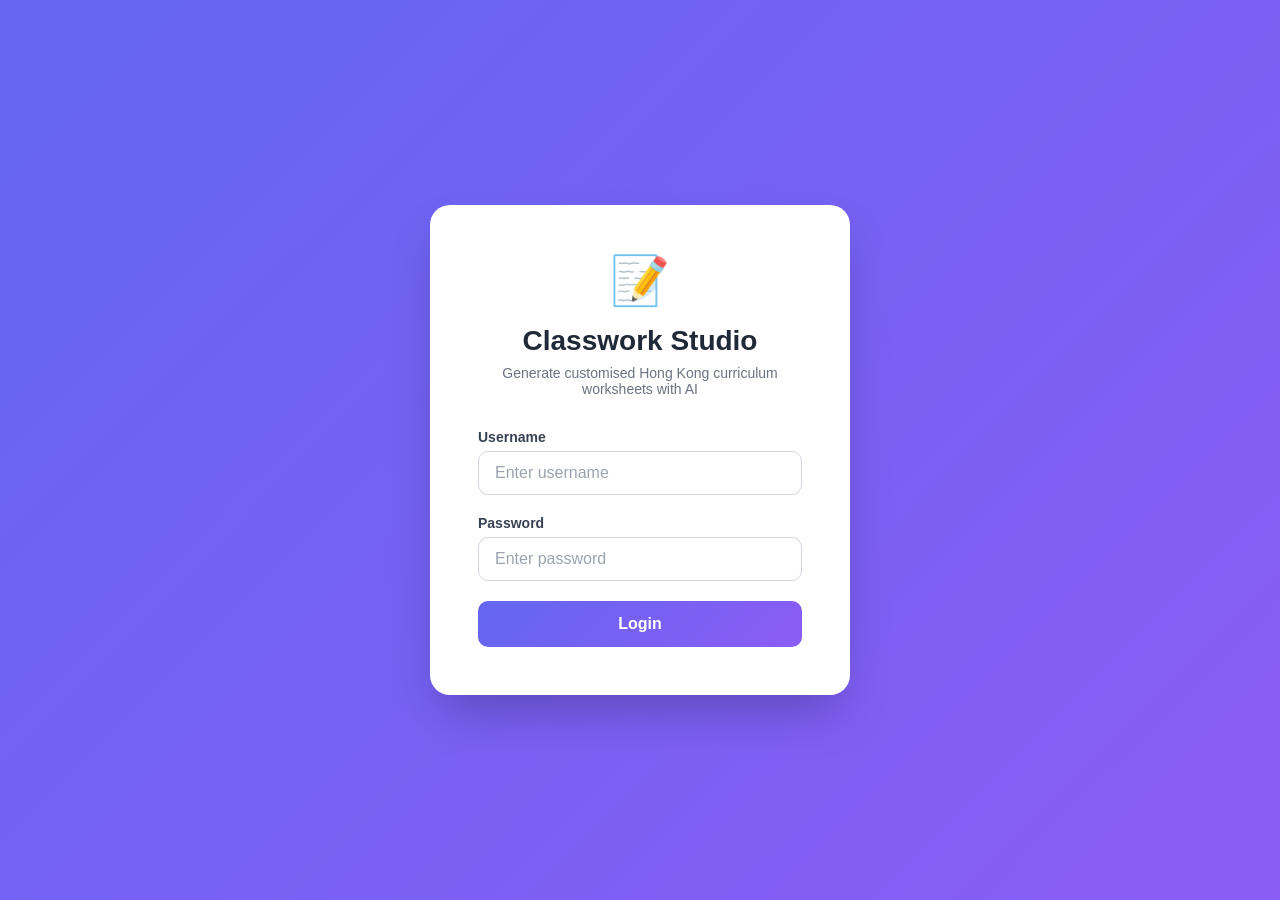
<file: classwork-studio-clean/static/login.html>
<!DOCTYPE html>
<html lang="zh-HK">
<head>
  <meta charset="UTF-8" />
  <meta name="viewport" content="width=device-width, initial-scale=1.0" />
  <title>Classwork Studio - Login</title>
  <style>
    * {
      margin: 0;
      padding: 0;
      box-sizing: border-box;
    }

    body {
      font-family: -apple-system, BlinkMacSystemFont, "Segoe UI", Roboto, "Helvetica Neue", Arial, sans-serif;
      background: linear-gradient(135deg, #6366f1 0%, #8b5cf6 100%);
      min-height: 100vh;
      display: flex;
      align-items: center;
      justify-content: center;
      padding: 20px;
    }

    .login-container {
      background: white;
      border-radius: 20px;
      box-shadow: 0 25px 50px -12px rgba(0, 0, 0, 0.25);
      padding: 48px;
      width: 100%;
      max-width: 420px;
    }

    .login-header {
      text-align: center;
      margin-bottom: 32px;
    }

    .login-header h1 {
      font-size: 1.75rem;
      font-weight: 700;
      color: #1f2937;
      margin-bottom: 8px;
    }

    .login-header p {
      color: #6b7280;
      font-size: 0.875rem;
    }

    .login-header .logo-icon {
      font-size: 48px;
      margin-bottom: 16px;
    }

    .form-group {
      margin-bottom: 20px;
    }

    .form-group label {
      display: block;
      font-size: 0.875rem;
      font-weight: 600;
      color: #374151;
      margin-bottom: 6px;
    }

    .form-group input {
      width: 100%;
      padding: 12px 16px;
      border: 1px solid #d1d5db;
      border-radius: 10px;
      font-size: 1rem;
      transition: all 0.2s ease;
      outline: none;
    }

    .form-group input:focus {
      border-color: #6366f1;
      box-shadow: 0 0 0 3px rgba(99, 102, 241, 0.1);
    }

    .form-group input::placeholder {
      color: #9ca3af;
    }

    .btn {
      width: 100%;
      padding: 14px;
      border: none;
      border-radius: 10px;
      font-size: 1rem;
      font-weight: 600;
      cursor: pointer;
      transition: all 0.2s ease;
    }

    .btn-primary {
      background: linear-gradient(135deg, #6366f1 0%, #8b5cf6 100%);
      color: white;
    }

    .btn-primary:hover:not(:disabled) {
      transform: translateY(-1px);
      box-shadow: 0 4px 12px rgba(99, 102, 241, 0.4);
    }

    .btn-primary:active:not(:disabled) {
      transform: translateY(0);
    }

    .btn-primary:disabled {
      opacity: 0.6;
      cursor: not-allowed;
    }

    .error-message {
      background: #fee2e2;
      color: #dc2626;
      padding: 10px 14px;
      border-radius: 8px;
      font-size: 0.875rem;
      margin-bottom: 16px;
      display: none;
      animation: fadeIn 0.2s ease;
    }

    .error-message.show {
      display: block;
    }

    @keyframes fadeIn {
      from { opacity: 0; transform: translateY(-4px); }
      to { opacity: 1; transform: translateY(0); }
    }

    .loading-spinner {
      display: inline-block;
      width: 18px;
      height: 18px;
      border: 2px solid rgba(255, 255, 255, 0.3);
      border-radius: 50%;
      border-top-color: white;
      animation: spin 0.6s linear infinite;
      margin-right: 8px;
    }

    @keyframes spin {
      to { transform: rotate(360deg); }
    }
  </style>
</head>
<body>
  <div class="login-container">
    <div class="login-header">
      <div class="logo-icon">📝</div>
      <h1>Classwork Studio</h1>
      <p>Generate customised Hong Kong curriculum worksheets with AI</p>
    </div>

    <div id="error-message" class="error-message"></div>

    <form id="login-form" onsubmit="event.preventDefault(); handleLogin();">
      <div class="form-group">
        <label for="username">Username</label>
        <input type="text" id="username" placeholder="Enter username" autocomplete="username" required />
      </div>

      <div class="form-group">
        <label for="password">Password</label>
        <input type="password" id="password" placeholder="Enter password" autocomplete="current-password" required />
      </div>

      <button type="submit" id="login-btn" class="btn btn-primary">
        <span class="btn-text">Login</span>
      </button>
    </form>
  </div>

  <script>
    async function handleLogin() {
      const username = document.getElementById('username').value.trim();
      const password = document.getElementById('password').value;
      const btn = document.getElementById('login-btn');
      const errorEl = document.getElementById('error-message');

      if (!username || !password) {
        showError('Please enter both username and password');
        return;
      }

      btn.disabled = true;
      btn.innerHTML = '<span class="loading-spinner"></span><span class="btn-text">Logging in...</span>';
      errorEl.classList.remove('show');

      try {
        const response = await fetch('/api/login', {
          method: 'POST',
          headers: { 'Content-Type': 'application/json' },
          body: JSON.stringify({ username, password })
        });

        const data = await response.json();

        if (response.ok && data.success) {
          window.location.href = '/';
        } else {
          showError(data.message || 'Login failed');
        }
      } catch (error) {
        showError('Network error. Please try again.');
      } finally {
        btn.disabled = false;
        btn.innerHTML = '<span class="btn-text">Login</span>';
      }
    }

    function showError(message) {
      const errorEl = document.getElementById('error-message');
      errorEl.textContent = message;
      errorEl.classList.add('show');
      setTimeout(() => errorEl.classList.remove('show'), 5000);
    }
  </script>
</body>
</html>
</file>
